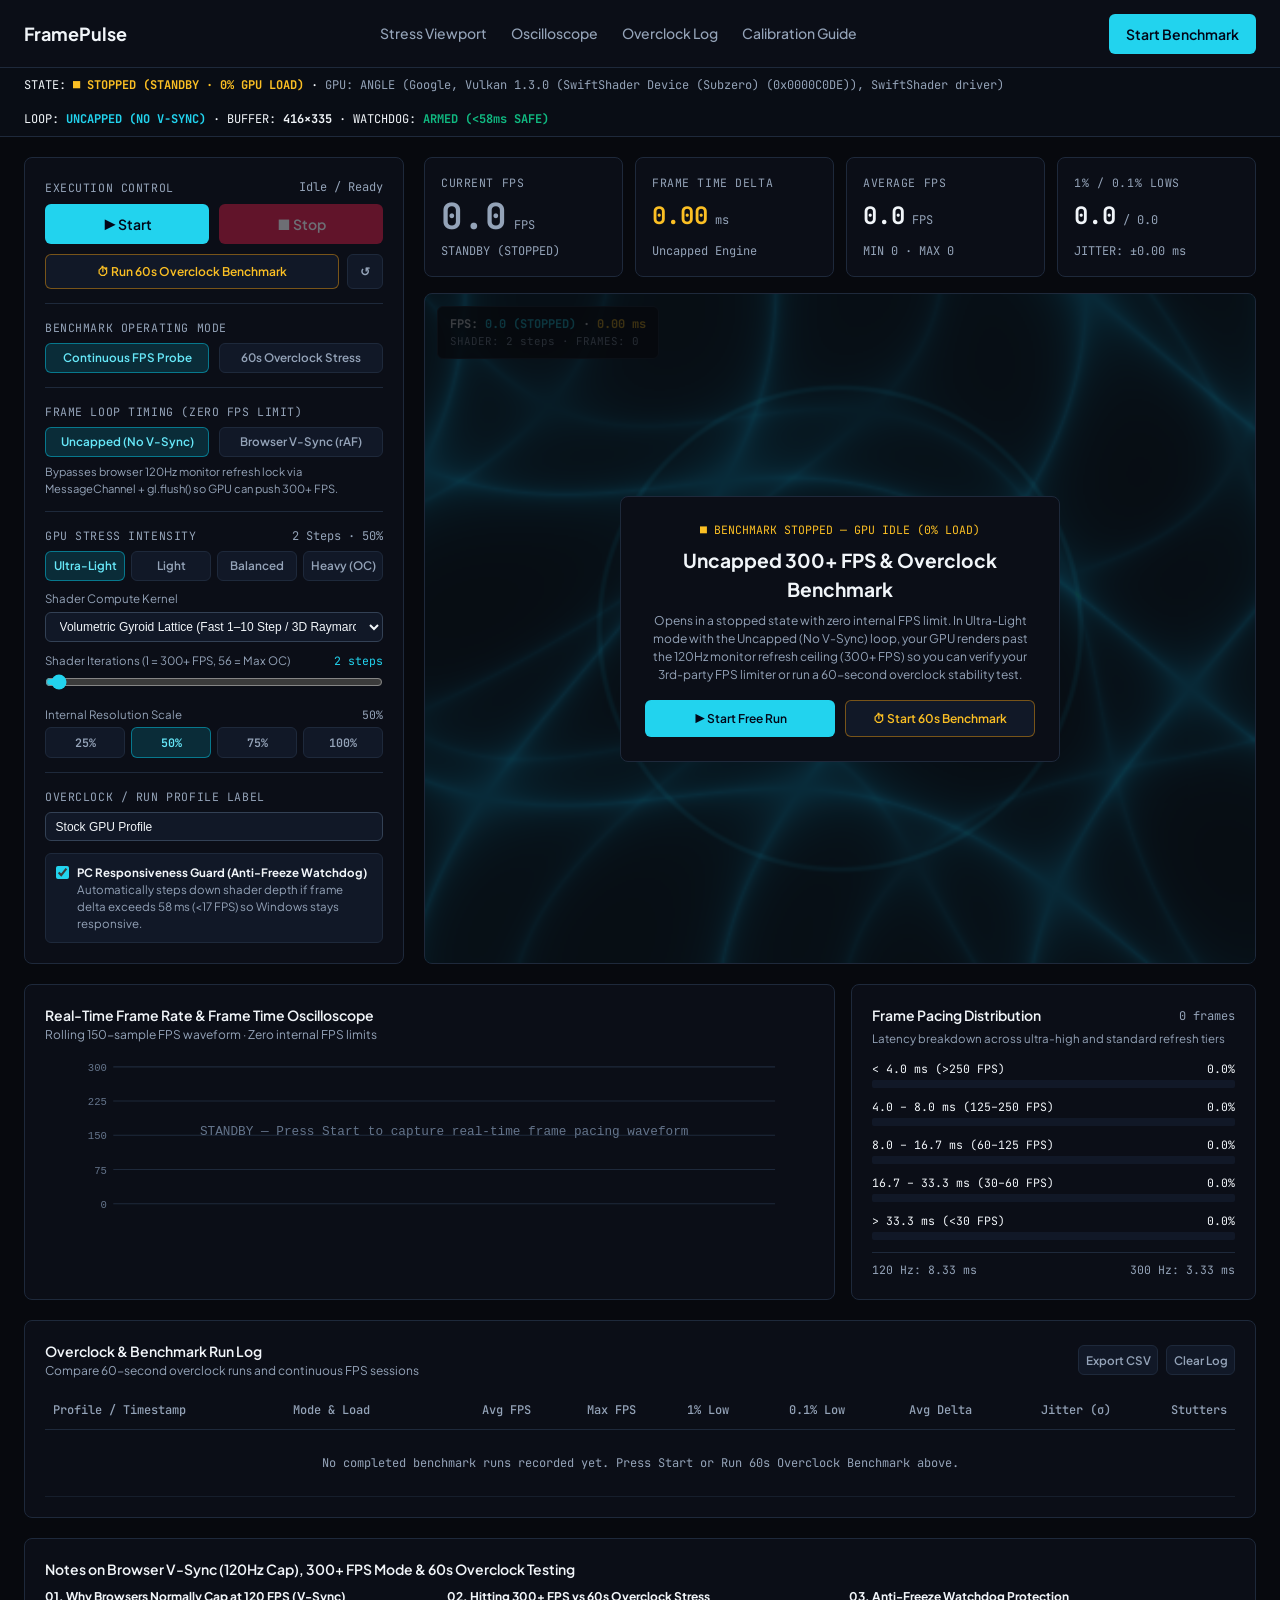
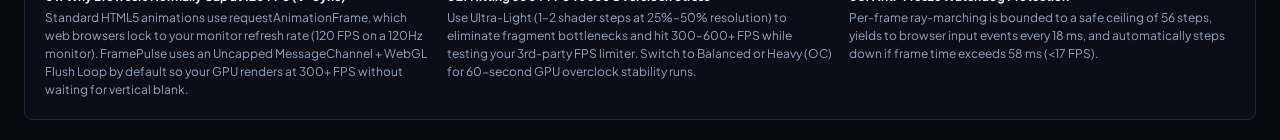
<file: FramePulse-Standalone.html>
<!doctype html>
<html lang="en" class="dark">
<head>
  <meta charset="UTF-8" />
  <meta name="viewport" content="width=device-width, initial-scale=1.0" />
  <title>FramePulse — Standalone HTML5 WebGL2 GPU & FPS Benchmark</title>
  <link rel="preconnect" href="https://fonts.googleapis.com" />
  <link rel="preconnect" href="https://fonts.gstatic.com" crossorigin />
  <link href="https://fonts.googleapis.com/css2?family=JetBrains+Mono:wght@400;500;600;700&family=Plus+Jakarta+Sans:wght@400;500;600;700&display=swap" rel="stylesheet" />
  <style>
    :root {
      --bg-canvas: #07090E;
      --bg-panel: #0B0E17;
      --bg-surface: #111827;
      --border: #1E293B;
      --border-light: #334155;
      --text-main: #F1F5F9;
      --text-muted: #94A3B8;
      --text-dim: #64748B;
      --cyan: #06B6D4;
      --cyan-light: #22D3EE;
      --amber: #F59E0B;
      --amber-light: #FBBF24;
      --emerald: #10B981;
      --rose: #E11D48;
      --font-sans: "Plus Jakarta Sans", -apple-system, BlinkMacSystemFont, "Segoe UI", Roboto, sans-serif;
      --font-mono: "JetBrains Mono", Consolas, "Courier New", monospace;
    }
    * { box-sizing: border-box; margin: 0; padding: 0; }
    body {
      background-color: var(--bg-canvas);
      color: var(--text-main);
      font-family: var(--font-sans);
      line-height: 1.5;
      min-height: 100vh;
      display: flex;
      flex-direction: column;
      -webkit-font-smoothing: antialiased;
    }
    .mono { font-family: var(--font-mono); font-variant-numeric: tabular-nums; }
    .topbar {
      display: flex;
      align-items: center;
      justify-content: space-between;
      gap: 2rem;
      padding: 0.85rem 1.5rem;
      background: var(--bg-panel);
      border-bottom: 1px solid var(--border);
    }
    .brand {
      font-size: 1.125rem;
      font-weight: 700;
      color: var(--text-main);
      text-decoration: none;
      white-space: nowrap;
    }
    .nav-links {
      display: flex;
      align-items: center;
      gap: 1.5rem;
    }
    .nav-links a {
      color: var(--text-muted);
      text-decoration: none;
      font-size: 0.875rem;
      font-weight: 500;
      white-space: nowrap;
    }
    .nav-links a:hover { color: var(--text-main); }
    .ribbon {
      background: rgba(11, 14, 23, 0.8);
      border-bottom: 1px solid var(--border);
      padding: 0.5rem 1.5rem;
      display: flex;
      flex-wrap: wrap;
      align-items: center;
      justify-content: space-between;
      gap: 1rem;
      font-size: 0.75rem;
    }
    .container {
      max-width: 1440px;
      width: 100%;
      margin: 0 auto;
      padding: 1.25rem 1.5rem;
      display: flex;
      flex-direction: column;
      gap: 1.25rem;
    }
    .split-grid {
      display: grid;
      grid-template-columns: 380px 1fr;
      gap: 1.25rem;
      align-items: stretch;
    }
    @media (max-width: 1024px) {
      .split-grid { grid-template-columns: 1fr; }
      .nav-links { display: none; }
    }
    .panel {
      background: var(--bg-panel);
      border: 1px solid var(--border);
      border-radius: 0.5rem;
      padding: 1.25rem;
    }
    .section-divider {
      border-top: 1px solid var(--border);
      padding-top: 0.9rem;
      margin-top: 0.9rem;
    }
    .label-caps {
      font-family: var(--font-mono);
      font-size: 0.72rem;
      text-transform: uppercase;
      letter-spacing: 0.05em;
      color: var(--text-muted);
      display: block;
      margin-bottom: 0.45rem;
    }
    .btn-row { display: grid; grid-template-columns: 1fr 1fr; gap: 0.625rem; }
    button {
      font-family: var(--font-sans);
      cursor: pointer;
      border-radius: 0.375rem;
      transition: all 0.15s ease;
      font-weight: 600;
      border: 1px solid transparent;
    }
    button:disabled {
      opacity: 0.4;
      cursor: not-allowed;
    }
    .btn-start {
      background: var(--cyan-light);
      color: #020617;
      padding: 0.625rem 1rem;
      font-size: 0.875rem;
    }
    .btn-start:hover:not(:disabled) { background: #67E8F9; }
    .btn-stop {
      background: var(--rose);
      color: #FFFFFF;
      padding: 0.625rem 1rem;
      font-size: 0.875rem;
    }
    .btn-stop:hover:not(:disabled) { background: #F43F5E; }
    .btn-60s {
      background: var(--bg-surface);
      color: var(--amber-light);
      border-color: rgba(245, 158, 11, 0.45);
      padding: 0.55rem 0.75rem;
      font-size: 0.75rem;
      width: 100%;
    }
    .btn-60s:hover { background: #1E293B; }
    .btn-choice {
      background: var(--bg-surface);
      color: var(--text-muted);
      border-color: var(--border);
      padding: 0.4rem 0.4rem;
      font-size: 0.73rem;
      white-space: nowrap;
    }
    .btn-choice:hover { color: var(--text-main); border-color: var(--border-light); }
    .btn-choice.active {
      background: rgba(6, 182, 212, 0.18);
      color: #67E8F9;
      border-color: rgba(6, 182, 212, 0.55);
    }
    .btn-choice.active-amber {
      background: rgba(245, 158, 11, 0.18);
      color: #FCD34D;
      border-color: rgba(245, 158, 11, 0.55);
    }
    .preset-grid { display: grid; grid-template-columns: repeat(4, 1fr); gap: 0.375rem; margin-bottom: 0.5rem; }
    .scale-grid { display: grid; grid-template-columns: repeat(4, 1fr); gap: 0.375rem; }
    input[type="text"], input[type="number"], select {
      background: var(--bg-surface);
      border: 1px solid var(--border-light);
      color: var(--text-main);
      border-radius: 0.375rem;
      padding: 0.4rem 0.6rem;
      font-size: 0.75rem;
      width: 100%;
    }
    input[type="range"] { width: 100%; accent-color: var(--cyan-light); cursor: pointer; }
    .kpi-grid {
      display: grid;
      grid-template-columns: repeat(4, 1fr);
      gap: 0.75rem;
    }
    @media (max-width: 768px) {
      .kpi-grid { grid-template-columns: repeat(2, 1fr); }
    }
    .kpi-card {
      background: var(--bg-panel);
      border: 1px solid var(--border);
      border-radius: 0.5rem;
      padding: 1rem;
      display: flex;
      flex-direction: column;
      justify-content: space-between;
    }
    .kpi-val-lg { font-size: 2.25rem; font-weight: 700; line-height: 1.1; }
    .kpi-val-md { font-size: 1.5rem; font-weight: 700; line-height: 1.2; }
    .viewport-wrap {
      position: relative;
      flex: 1;
      min-height: 410px;
      background: #05070B;
      border: 1px solid var(--border);
      border-radius: 0.5rem;
      overflow: hidden;
      display: flex;
      align-items: center;
      justify-content: center;
    }
    canvas#glCanvas { width: 100%; height: 100%; display: block; object-fit: cover; }
    .hud-tl {
      position: absolute;
      top: 0.75rem;
      left: 0.75rem;
      background: rgba(7, 9, 14, 0.86);
      border: 1px solid var(--border);
      border-radius: 0.375rem;
      padding: 0.5rem 0.75rem;
      font-size: 0.75rem;
      pointer-events: none;
    }
    .standby-overlay {
      position: absolute;
      inset: 0;
      background: rgba(7, 9, 14, 0.78);
      display: flex;
      align-items: center;
      justify-content: center;
      padding: 1.5rem;
    }
    .standby-card {
      max-width: 440px;
      width: 100%;
      background: var(--bg-panel);
      border: 1px solid var(--border);
      border-radius: 0.5rem;
      padding: 1.5rem;
      text-align: center;
    }
    .charts-grid {
      display: grid;
      grid-template-columns: 2fr 1fr;
      gap: 1rem;
    }
    @media (max-width: 1024px) {
      .charts-grid { grid-template-columns: 1fr; }
    }
    .progress-track {
      width: 100%;
      height: 0.5rem;
      background: var(--bg-surface);
      border-radius: 2px;
      overflow: hidden;
    }
    .progress-fill { height: 100%; transition: width 0.12s linear; }
    table { width: 100%; border-collapse: collapse; font-size: 0.75rem; }
    th {
      text-align: left;
      padding: 0.6rem 0.5rem;
      border-bottom: 1px solid var(--border);
      color: var(--text-muted);
      font-weight: 500;
    }
    td {
      padding: 0.6rem 0.5rem;
      border-bottom: 1px solid rgba(30, 41, 59, 0.6);
    }
    .text-right { text-align: right; }
    .text-cyan { color: var(--cyan-light); }
    .text-amber { color: var(--amber-light); }
    .text-emerald { color: var(--emerald); }
    .text-rose { color: #FB7185; }
    .text-muted { color: var(--text-muted); }
    .hidden { display: none !important; }
  </style>
</head>
<body>
  <header class="topbar">
    <a href="#viewport" class="brand">FramePulse</a>
    <nav class="nav-links">
      <a href="#viewport">Stress Viewport</a>
      <a href="#oscilloscope">Oscilloscope</a>
      <a href="#run-log">Overclock Log</a>
      <a href="#calibration-guide">Calibration Guide</a>
    </nav>
    <div>
      <button id="topToggleBtn" class="btn-start" type="button">Start Benchmark</button>
    </div>
  </header>

  <div class="ribbon mono">
    <div>
      <span>STATE: </span>
      <strong id="stateLabel" class="text-amber">■ STOPPED (STANDBY · 0% GPU LOAD)</strong>
      <span> · </span>
      <span id="gpuNameLabel" class="text-muted">GPU: Detecting WebGL2 Adapter...</span>
    </div>
    <div>
      <span>LOOP: <strong id="loopHeaderLabel" class="text-cyan">UNCAPPED (NO V-SYNC)</strong></span>
      <span> · </span>
      <span>BUFFER: <strong id="resLabel">640×360</strong></span>
      <span> · </span>
      <span>WATCHDOG: <strong id="watchdogStatusLabel" class="text-emerald">ARMED (&lt;58ms SAFE)</strong></span>
    </div>
  </div>

  <main class="container">
    <section id="viewport" class="split-grid">
      <!-- Left Parameter & Execution Column -->
      <div class="panel" style="display:flex;flex-direction:column;justify-content:space-between;">
        <div>
          <div style="display:flex;justify-content:space-between;align-items:center;margin-bottom:0.5rem;">
            <span class="label-caps" style="margin:0;">Execution Control</span>
            <span id="elapsedHeaderLabel" class="mono text-muted" style="font-size:0.75rem;">Idle / Ready</span>
          </div>

          <div class="btn-row">
            <button id="btnStart" type="button" class="btn-start">▶ Start</button>
            <button id="btnStop" type="button" class="btn-stop" disabled>■ Stop</button>
          </div>

          <div style="display:flex;gap:0.5rem;margin-top:0.625rem;">
            <button id="btnRun60s" type="button" class="btn-60s">⏱ Run 60s Overclock Benchmark</button>
            <button id="btnReset" type="button" class="btn-choice" title="Reset counters" style="padding:0.5rem 0.75rem;">↺</button>
          </div>

          <!-- Operating Mode -->
          <div class="section-divider">
            <span class="label-caps">Benchmark Operating Mode</span>
            <div class="btn-row">
              <button id="modeFreeBtn" type="button" class="btn-choice active">Continuous FPS Probe</button>
              <button id="mode60sBtn" type="button" class="btn-choice">60s Overclock Stress</button>
            </div>
          </div>

          <!-- Frame Loop Timing Engine (Uncapped vs V-Sync) -->
          <div class="section-divider">
            <span class="label-caps">Frame Loop Timing (Zero FPS Limit)</span>
            <div class="btn-row">
              <button id="loopUncappedBtn" type="button" class="btn-choice active">Uncapped (No V-Sync)</button>
              <button id="loopVsyncBtn" type="button" class="btn-choice">Browser V-Sync (rAF)</button>
            </div>
            <p id="loopDescText" class="text-muted" style="font-size:0.7rem;margin-top:0.4rem;">
              Bypasses browser 120Hz monitor refresh lock via MessageChannel + gl.flush() so GPU can push 300+ FPS.
            </p>
          </div>

          <!-- GPU Workload Intensity -->
          <div class="section-divider">
            <div style="display:flex;justify-content:space-between;align-items:center;margin-bottom:0.4rem;">
              <span class="label-caps" style="margin:0;">GPU Stress Intensity</span>
              <span id="workloadSummary" class="mono text-muted" style="font-size:0.75rem;">2 Steps · 50%</span>
            </div>
            <div class="preset-grid" id="presetButtonsContainer">
              <button type="button" data-preset="ultralight" class="btn-choice active">Ultra-Light</button>
              <button type="button" data-preset="light" class="btn-choice">Light</button>
              <button type="button" data-preset="balanced" class="btn-choice">Balanced</button>
              <button type="button" data-preset="heavy" class="btn-choice">Heavy (OC)</button>
            </div>
            <div style="margin-top:0.6rem;">
              <label class="text-muted" style="font-size:0.72rem;display:block;margin-bottom:0.25rem;">Shader Compute Kernel</label>
              <select id="sceneSelect">
                <option value="0">Volumetric Gyroid Lattice (Fast 1–10 Step / 3D Raymarch)</option>
                <option value="1">Trigonometric Plasma Manifold (Heavy ALU)</option>
                <option value="2">Infinite Prism Matrix (Distance Field)</option>
              </select>
            </div>
            <div style="margin-top:0.6rem;">
              <div style="display:flex;justify-content:space-between;font-size:0.72rem;margin-bottom:0.2rem;">
                <span class="text-muted">Shader Iterations (1 = 300+ FPS, 56 = Max OC)</span>
                <span id="stepsValueLabel" class="mono text-cyan">2 steps</span>
              </div>
              <input id="stepsSlider" type="range" min="1" max="56" step="1" value="2" />
            </div>
            <div style="margin-top:0.6rem;">
              <div style="display:flex;justify-content:space-between;font-size:0.72rem;margin-bottom:0.25rem;">
                <span class="text-muted">Internal Resolution Scale</span>
                <span id="scaleValueLabel" class="mono text-muted">50%</span>
              </div>
              <div class="scale-grid" id="scaleButtonsContainer">
                <button type="button" data-scale="0.25" class="btn-choice mono">25%</button>
                <button type="button" data-scale="0.5" class="btn-choice mono active">50%</button>
                <button type="button" data-scale="0.75" class="btn-choice mono">75%</button>
                <button type="button" data-scale="1" class="btn-choice mono">100%</button>
              </div>
            </div>
          </div>

          <!-- Overclock Profile Label & Watchdog -->
          <div class="section-divider">
            <span class="label-caps">Overclock / Run Profile Label</span>
            <input id="profileInput" type="text" value="Stock GPU Profile" placeholder="e.g. +150 MHz Core / +500 MHz VRAM" />
            <label style="display:flex;align-items:flex-start;gap:0.5rem;margin-top:0.75rem;padding:0.6rem;background:var(--bg-surface);border:1px solid var(--border);border-radius:0.375rem;cursor:pointer;font-size:0.72rem;">
              <input id="watchdogCheckbox" type="checkbox" checked style="margin-top:0.15rem;accent-color:var(--cyan-light);" />
              <span>
                <strong style="color:var(--text-main);display:block;">PC Responsiveness Guard (Anti-Freeze Watchdog)</strong>
                <span class="text-muted">Automatically steps down shader depth if frame delta exceeds 58 ms (&lt;17 FPS) so Windows stays responsive.</span>
              </span>
            </label>
          </div>
        </div>
      </div>

      <!-- Right Column: KPI Strip + WebGL2 Stress Viewport -->
      <div style="display:flex;flex-direction:column;gap:1rem;">
        <div class="kpi-grid">
          <div class="kpi-card">
            <span class="label-caps" style="margin:0;">CURRENT FPS</span>
            <div style="margin-top:0.35rem;">
              <span id="kpiCurrentFps" class="mono kpi-val-lg text-muted">0.0</span>
              <span class="mono text-muted" style="font-size:0.75rem;margin-left:0.25rem;">FPS</span>
            </div>
            <div id="kpiInstantFps" class="mono text-muted" style="font-size:0.75rem;margin-top:0.35rem;">STANDBY (STOPPED)</div>
          </div>

          <div class="kpi-card">
            <span class="label-caps" style="margin:0;">FRAME TIME DELTA</span>
            <div style="margin-top:0.35rem;">
              <span id="kpiFrameTimeMs" class="mono kpi-val-md text-amber">0.00</span>
              <span class="mono text-muted" style="font-size:0.75rem;margin-left:0.25rem;">ms</span>
            </div>
            <div id="kpiLoopMode" class="mono text-muted" style="font-size:0.75rem;margin-top:0.35rem;">Uncapped Engine</div>
          </div>

          <div class="kpi-card">
            <span class="label-caps" style="margin:0;">AVERAGE FPS</span>
            <div style="margin-top:0.35rem;">
              <span id="kpiAvgFps" class="mono kpi-val-md">0.0</span>
              <span class="mono text-muted" style="font-size:0.75rem;margin-left:0.25rem;">FPS</span>
            </div>
            <div id="kpiMinMax" class="mono text-muted" style="font-size:0.75rem;margin-top:0.35rem;">MIN 0 · MAX 0</div>
          </div>

          <div class="kpi-card">
            <span class="label-caps" style="margin:0;">1% / 0.1% LOWS</span>
            <div style="margin-top:0.35rem;">
              <span id="kpiLow1" class="mono kpi-val-md">0.0</span>
              <span id="kpiLow01" class="mono text-muted" style="font-size:0.75rem;margin-left:0.25rem;">/ 0.0</span>
            </div>
            <div id="kpiJitter" class="mono text-muted" style="font-size:0.75rem;margin-top:0.35rem;">JITTER: ±0.00 ms</div>
          </div>
        </div>

        <!-- 60s Benchmark Progress Bar -->
        <div id="bar60sWrap" class="panel hidden" style="padding:0.75rem 1rem;">
          <div class="mono" style="display:flex;justify-content:space-between;font-size:0.75rem;margin-bottom:0.4rem;">
            <span class="text-amber" style="font-weight:600;">60-SECOND OVERCLOCK STABILITY PASS</span>
            <span id="bar60sText">0.0s / 60.0s (60.0s remaining)</span>
          </div>
          <div class="progress-track">
            <div id="bar60sFill" class="progress-fill" style="width:0%;background:var(--amber);"></div>
          </div>
        </div>

        <!-- WebGL2 Canvas Viewport -->
        <div id="viewportContainer" class="viewport-wrap">
          <canvas id="glCanvas"></canvas>
          <div class="hud-tl mono">
            <div><strong>FPS: <span id="hudFps" class="text-cyan">0.0 (STOPPED)</span> · <span id="hudMs" class="text-amber">0.00 ms</span></strong></div>
            <div id="hudSub" class="text-muted" style="font-size:0.68rem;">SHADER: 2 steps · FRAMES: 0</div>
          </div>

          <div id="standbyOverlay" class="standby-overlay">
            <div class="standby-card">
              <div class="mono text-amber" style="font-size:0.72rem;margin-bottom:0.5rem;">■ BENCHMARK STOPPED — GPU IDLE (0% LOAD)</div>
              <h2 style="font-size:1.2rem;margin-bottom:0.5rem;">Uncapped 300+ FPS & Overclock Benchmark</h2>
              <p class="text-muted" style="font-size:0.75rem;margin-bottom:1rem;">
                Opens in a stopped state with zero internal FPS limit. In Ultra-Light mode with the Uncapped (No V-Sync) loop, your GPU renders past the 120Hz monitor refresh ceiling (300+ FPS) so you can verify your 3rd-party FPS limiter or run a 60-second overclock stability test.
              </p>
              <div class="btn-row">
                <button id="overlayStartFreeBtn" type="button" class="btn-start" style="font-size:0.75rem;">▶ Start Free Run</button>
                <button id="overlayStart60sBtn" type="button" class="btn-60s">⏱ Start 60s Benchmark</button>
              </div>
            </div>
          </div>
        </div>
      </div>
    </section>

    <!-- Oscilloscope & Frame Distribution Histogram -->
    <section id="oscilloscope" class="charts-grid">
      <div class="panel">
        <div style="display:flex;justify-content:space-between;align-items:center;margin-bottom:0.5rem;">
          <div>
            <h3 style="font-size:0.875rem;font-weight:600;">Real-Time Frame Rate & Frame Time Oscilloscope</h3>
            <p class="text-muted" style="font-size:0.75rem;">Rolling 150-sample FPS waveform · Zero internal FPS limits</p>
          </div>
        </div>
        <svg id="oscSvg" viewBox="0 0 680 165" style="width:100%;height:175px;display:block;"></svg>
      </div>

      <div class="panel" style="display:flex;flex-direction:column;justify-content:space-between;">
        <div>
          <div style="display:flex;justify-content:space-between;align-items:center;margin-bottom:0.25rem;">
            <h3 style="font-size:0.875rem;font-weight:600;">Frame Pacing Distribution</h3>
            <span id="totalFramesLabel" class="mono text-muted" style="font-size:0.75rem;">0 frames</span>
          </div>
          <p class="text-muted" style="font-size:0.72rem;margin-bottom:0.75rem;">Latency breakdown across ultra-high and standard refresh tiers</p>
          <div id="bucketsContainer" style="display:flex;flex-direction:column;gap:0.6rem;"></div>
        </div>
        <div class="mono text-muted" style="font-size:0.72rem;border-top:1px solid var(--border);padding-top:0.5rem;margin-top:0.75rem;display:flex;justify-content:space-between;">
          <span>120 Hz: 8.33 ms</span>
          <span>300 Hz: 3.33 ms</span>
        </div>
      </div>
    </section>

    <!-- Overclock & Benchmark Run Log -->
    <section id="run-log" class="panel">
      <div style="display:flex;flex-wrap:wrap;justify-content:space-between;align-items:center;gap:0.75rem;margin-bottom:0.75rem;">
        <div>
          <h3 style="font-size:0.875rem;font-weight:600;">Overclock & Benchmark Run Log</h3>
          <p class="text-muted" style="font-size:0.75rem;">Compare 60-second overclock runs and continuous FPS sessions</p>
        </div>
        <div style="display:flex;gap:0.5rem;">
          <button id="btnExportCsv" type="button" class="btn-choice">Export CSV</button>
          <button id="btnClearLog" type="button" class="btn-choice">Clear Log</button>
        </div>
      </div>
      <div style="overflow-x:auto;">
        <table>
          <thead>
            <tr class="mono">
              <th>Profile / Timestamp</th>
              <th>Mode & Load</th>
              <th class="text-right">Avg FPS</th>
              <th class="text-right">Max FPS</th>
              <th class="text-right">1% Low</th>
              <th class="text-right">0.1% Low</th>
              <th class="text-right">Avg Delta</th>
              <th class="text-right">Jitter (σ)</th>
              <th class="text-right">Stutters</th>
            </tr>
          </thead>
          <tbody id="runLogBody" class="mono">
            <tr><td colspan="9" class="text-muted" style="text-align:center;padding:1.5rem;">No completed benchmark runs recorded yet. Press Start or Run 60s Overclock Benchmark above.</td></tr>
          </tbody>
        </table>
      </div>
    </section>

    <!-- Calibration Guide -->
    <section id="calibration-guide" class="panel">
      <h3 style="font-size:0.875rem;font-weight:600;margin-bottom:0.5rem;">Notes on Browser V-Sync (120Hz Cap), 300+ FPS Mode & 60s Overclock Testing</h3>
      <div style="display:grid;grid-template-columns:repeat(auto-fit,minmax(260px,1fr));gap:1rem;font-size:0.75rem;" class="text-muted">
        <div>
          <strong style="color:var(--text-main);display:block;margin-bottom:0.2rem;">01. Why Browsers Normally Cap at 120 FPS (V-Sync)</strong>
          Standard HTML5 animations use requestAnimationFrame, which web browsers lock to your monitor refresh rate (120 FPS on a 120Hz monitor). FramePulse uses an Uncapped MessageChannel + WebGL Flush Loop by default so your GPU renders at 300+ FPS without waiting for vertical blank.
        </div>
        <div>
          <strong style="color:var(--text-main);display:block;margin-bottom:0.2rem;">02. Hitting 300+ FPS vs 60s Overclock Stress</strong>
          Use Ultra-Light (1–2 shader steps at 25%–50% resolution) to eliminate fragment bottlenecks and hit 300–600+ FPS while testing your 3rd-party FPS limiter. Switch to Balanced or Heavy (OC) for 60-second GPU overclock stability runs.
        </div>
        <div>
          <strong style="color:var(--text-main);display:block;margin-bottom:0.2rem;">03. Anti-Freeze Watchdog Protection</strong>
          Per-frame ray-marching is bounded to a safe ceiling of 56 steps, yields to browser input events every 18 ms, and automatically steps down if frame time exceeds 58 ms (&lt;17 FPS).
        </div>
      </div>
    </section>
  </main>

  <script>
    (function() {
      var status = 'stopped';
      var config = {
        mode: 'free_run',
        loopEngine: 'uncapped',
        preset: 'ultralight',
        scene: 0,
        shaderIterations: 2,
        resolutionScale: 0.5,
        watchdogEnabled: true,
        clockProfileLabel: 'Stock GPU Profile'
      };

      var rafId = null;
      var timeoutId = null;
      var msgChannel = null;
      var startTimeMs = 0;
      var lastFrameMs = 0;
      var lastUiSyncMs = 0;
      var lastYieldMs = 0;
      var allDeltas = [];
      var recentDeltas = [];
      var buckets = { under4: 0, ms4to8: 0, ms8to16: 0, ms16to33: 0, over33: 0 };
      var stutterCount = 0;
      var effectiveSteps = 2;
      var consecutiveSlow = 0;
      var watchdogTriggers = 0;
      var watchdogActive = false;
      var history = [];
      var runRecords = [];

      var canvas = document.getElementById('glCanvas');
      var container = document.getElementById('viewportContainer');
      var glAttribs = { alpha: false, antialias: false, depth: false, stencil: false, desynchronized: true, powerPreference: 'high-performance' };
      var gl = canvas.getContext('webgl2', glAttribs) || canvas.getContext('webgl', glAttribs);

      var vsSource = 'attribute vec2 a_pos; void main(){ gl_Position = vec4(a_pos, 0.0, 1.0); }';
      var fsSource = [
        'precision highp float;',
        'uniform vec2 u_res;',
        'uniform float u_time;',
        'uniform int u_iter;',
        'uniform int u_scene;',
        'mat2 rot(float a){ float s=sin(a), c=cos(a); return mat2(c,-s,s,c); }',
        'float mapLattice(vec3 p, float t){',
        '  vec3 q=p; q.xy*=rot(t*0.15); q.yz*=rot(t*0.11);',
        '  float g=abs(dot(sin(q*2.4),cos(q.zxy*2.4)))/2.4;',
        '  float b=length(max(abs(fract(q*0.5)-0.5)-0.16,0.0));',
        '  return mix(g-0.08,b,0.35);',
        '}',
        'float mapMatrix(vec3 p, float t){',
        '  vec3 q=p; q.xz*=rot(t*0.12);',
        '  vec3 id=floor(q*1.25); vec3 l=fract(q*1.25)-0.5;',
        '  float w=sin(id.x*1.7+id.z*1.3+t*2.2)*0.12;',
        '  vec3 b=abs(l)-vec3(0.22+w*0.3,0.28,0.22-w*0.3);',
        '  return (length(max(b,0.0))+min(max(b.x,max(b.y,b.z)),0.0))/1.25;',
        '}',
        'void main(){',
        '  vec2 uv=(gl_FragCoord.xy-0.5*u_res)/min(u_res.y,u_res.x);',
        '  float t=u_time;',
        '  if(u_iter<=10){',
        '    vec3 col=vec3(0.03,0.05,0.09); vec2 p=uv*2.4;',
        '    for(int i=0;i<10;i++){',
        '      if(i>=u_iter) break;',
        '      float fi=float(i)+1.0;',
        '      p=vec2(p.x*0.939-p.y*0.342+sin(t*1.4+p.y*1.8)*0.25, p.x*0.342+p.y*0.939+cos(t*1.1+p.x*1.8)*0.25);',
        '      float w=abs(sin(p.x*3.0+t)*cos(p.y*3.0-t));',
        '      vec3 tint=(u_scene==0)?vec3(0.04,0.72,0.92):(u_scene==1)?vec3(0.25,0.55,0.98):vec3(0.95,0.62,0.12);',
        '      col+=tint*(0.045/(0.06+w*0.8))/fi;',
        '    }',
        '    float ring=smoothstep(0.006,0.001,abs(length(uv)-0.36));',
        '    col+=vec3(0.06,0.78,0.92)*ring*0.25;',
        '    gl_FragColor=vec4(clamp(col,0.0,1.0),1.0); return;',
        '  }',
        '  if(u_scene==1){',
        '    vec3 col=vec3(0.0); vec2 p=uv*2.2; float amp=0.65, freq=1.8;',
        '    for(int i=0;i<60;i++){',
        '      if(i>=u_iter) break;',
        '      float fi=float(i);',
        '      p+=vec2(sin(p.y*freq+t*1.1+fi*0.37),cos(p.x*freq-t*0.9+fi*0.53))*(amp/freq);',
        '      float h=sin(dot(p,vec2(cos(fi*0.4),sin(fi*0.4)))*2.5+t);',
        '      vec3 lc=0.5+0.5*cos(vec3(0.15,0.45,0.85)*fi*0.25+h+vec3(0.0,1.8,3.6));',
        '      col+=lc*exp(-abs(h)*1.6); freq*=1.035; amp*=0.965;',
        '    }',
        '    col/=max(float(u_iter)*0.32,1.0);',
        '    gl_FragColor=vec4(pow(clamp(col,0.0,1.0),vec3(0.92)),1.0); return;',
        '  }',
        '  vec3 ro=vec3(0.0,0.0,-3.2+sin(t*0.4)*0.3);',
        '  vec3 rd=normalize(vec3(uv,1.15)); rd.xy*=rot(sin(t*0.2)*0.15);',
        '  float td=0.0, hit=0.0; vec3 glow=vec3(0.0);',
        '  for(int i=0;i<60;i++){',
        '    if(i>=u_iter) break;',
        '    vec3 p=ro+rd*td;',
        '    float d=(u_scene==0)?mapLattice(p,t):mapMatrix(p,t);',
        '    vec3 st=(u_scene==0)?vec3(0.03,0.68,0.88)+0.25*cos(vec3(1.0,2.0,3.0)+p.z*0.8+t):vec3(0.18,0.55,0.95)+0.25*sin(vec3(2.5,1.2,0.4)+p.y*1.1-t);',
        '    glow+=st*(0.014/(0.025+d*d*4.5));',
        '    if(abs(d)<0.0025){ hit=1.0-float(i)/float(u_iter); break; }',
        '    td+=max(abs(d)*0.62,0.018); if(td>14.0) break;',
        '  }',
        '  vec3 col=mix(vec3(0.03,0.05,0.09),vec3(0.08,0.55,0.82),hit)+glow*0.55;',
        '  col=col/(1.0+col*0.45);',
        '  gl_FragColor=vec4(pow(clamp(col,0.0,1.0),vec3(0.9)),1.0);',
        '}'
      ].join('\n');

      var uRes = null, uTime = null, uIter = null, uScene = null;
      if (gl) {
        var dbg = gl.getExtension('WEBGL_debug_renderer_info');
        var gpuStr = dbg ? gl.getParameter(dbg.UNMASKED_RENDERER_WEBGL) : gl.getParameter(gl.RENDERER);
        document.getElementById('gpuNameLabel').textContent = 'GPU: ' + (gpuStr || 'WebGL Hardware Adapter');

        function compile(type, src) {
          var s = gl.createShader(type); gl.shaderSource(s, src); gl.compileShader(s); return s;
        }
        var prog = gl.createProgram();
        gl.attachShader(prog, compile(gl.VERTEX_SHADER, vsSource));
        gl.attachShader(prog, compile(gl.FRAGMENT_SHADER, fsSource));
        gl.linkProgram(prog); gl.useProgram(prog);

        var buf = gl.createBuffer();
        gl.bindBuffer(gl.ARRAY_BUFFER, buf);
        gl.bufferData(gl.ARRAY_BUFFER, new Float32Array([-1,-1, 1,-1, -1,1, -1,1, 1,-1, 1,1]), gl.STATIC_DRAW);
        var loc = gl.getAttribLocation(prog, 'a_pos');
        gl.enableVertexAttribArray(loc);
        gl.vertexAttribPointer(loc, 2, gl.FLOAT, false, 0, 0);

        uRes = gl.getUniformLocation(prog, 'u_res');
        uTime = gl.getUniformLocation(prog, 'u_time');
        uIter = gl.getUniformLocation(prog, 'u_iter');
        uScene = gl.getUniformLocation(prog, 'u_scene');
      }

      function resizeCanvas() {
        var r = container.getBoundingClientRect();
        var w = Math.max(200, Math.floor((r.width || 900) * config.resolutionScale));
        var h = Math.max(120, Math.floor((r.height || 410) * config.resolutionScale));
        canvas.width = w; canvas.height = h;
        if (gl) gl.viewport(0, 0, w, h);
        document.getElementById('resLabel').textContent = w + '×' + h;
        if (status !== 'running') drawFrame(2.4, Math.min(4, config.shaderIterations));
      }

      function drawFrame(tSec, iterCount) {
        if (!gl) return;
        gl.uniform2f(uRes, canvas.width, canvas.height);
        gl.uniform1f(uTime, tSec);
        gl.uniform1i(uIter, Math.max(1, Math.min(56, iterCount)));
        gl.uniform1i(uScene, config.scene);
        gl.drawArrays(gl.TRIANGLES, 0, 6);
        gl.flush();
      }

      window.addEventListener('resize', resizeCanvas);
      resizeCanvas();

      function stopLoopHandles() {
        if (rafId !== null) { cancelAnimationFrame(rafId); rafId = null; }
        if (timeoutId !== null) { clearTimeout(timeoutId); timeoutId = null; }
        if (msgChannel) {
          msgChannel.port1.onmessage = null;
          msgChannel.port1.close();
          msgChannel.port2.close();
          msgChannel = null;
        }
      }

      function computeStats() {
        if (allDeltas.length === 0) {
          return { curFps: 0, instFps: 0, ms: 0, avgFps: 0, minFps: 0, maxFps: 0, low1: 0, low01: 0, jitter: 0 };
        }
        var lastD = allDeltas[allDeltas.length - 1];
        var instFps = lastD > 0 ? 1000 / lastD : 0;
        var rSum = 0;
        for (var i = 0; i < recentDeltas.length; i++) rSum += recentDeltas[i];
        var rAvg = rSum / recentDeltas.length;
        var curFps = rAvg > 0 ? 1000 / rAvg : 0;

        var vSum = 0;
        for (var j = 0; j < recentDeltas.length; j++) {
          var d = recentDeltas[j] - rAvg; vSum += d * d;
        }
        var jitter = recentDeltas.length > 1 ? Math.sqrt(vSum / recentDeltas.length) : 0;

        var totMs = 0, minD = Infinity, maxD = 0;
        for (var k = 0; k < allDeltas.length; k++) {
          var dk = allDeltas[k]; totMs += dk;
          if (dk < minD) minD = dk;
          if (dk > maxD) maxD = dk;
        }
        var avgMs = totMs / allDeltas.length;
        var avgFps = avgMs > 0 ? 1000 / avgMs : 0;
        var pool = allDeltas.length > 4000 ? allDeltas.slice(-4000) : allDeltas;
        var sorted = pool.slice().sort(function(a, b) { return b - a; });
        var c1 = Math.max(1, Math.ceil(sorted.length * 0.01));
        var c01 = Math.max(1, Math.ceil(sorted.length * 0.001));
        var s1 = 0, s01 = 0;
        for (var m = 0; m < c1; m++) s1 += sorted[m];
        for (var n = 0; n < c01; n++) s01 += sorted[n];

        return {
          curFps: curFps,
          instFps: instFps,
          ms: rAvg,
          avgFps: avgFps,
          minFps: maxD > 0 ? 1000 / maxD : 0,
          maxFps: minD > 0 ? 1000 / minD : 0,
          low1: 1000 / (s1 / c1),
          low01: 1000 / (s01 / c01),
          jitter: jitter
        };
      }

      function renderOscilloscope() {
        var svg = document.getElementById('oscSvg');
        var w = 680, h = 165, padL = 42, padR = 14, padT = 14, padB = 22;
        var pw = w - padL - padR, ph = h - padT - padB;
        var maxFps = 300;
        for (var i = 0; i < history.length; i++) {
          if (history[i].fps * 1.15 > maxFps) maxFps = Math.ceil((history[i].fps * 1.15) / 50) * 50;
        }

        var out = [];
        var steps = [0, 0.25, 0.5, 0.75, 1];
        for (var s = 0; s < steps.length; s++) {
          var y = padT + ph - steps[s] * ph;
          var val = Math.round(steps[s] * maxFps);
          out.push('<line x1="' + padL + '" y1="' + y + '" x2="' + (padL + pw) + '" y2="' + y + '" stroke="#1E293B" stroke-width="1"/>');
          out.push('<text x="' + (padL - 6) + '" y="' + (y + 4) + '" text-anchor="end" fill="#64748B" font-size="10" font-family="monospace">' + val + '</text>');
        }

        if (history.length > 1) {
          var pts = [];
          for (var idx = 0; idx < history.length; idx++) {
            var x = padL + (idx / (history.length - 1)) * pw;
            var cy = padT + ph - (Math.min(maxFps, history[idx].fps) / maxFps) * ph;
            pts.push((idx === 0 ? 'M' : 'L') + x.toFixed(1) + ' ' + cy.toFixed(1));
          }
          out.push('<path d="' + pts.join(' ') + '" fill="none" stroke="#06B6D4" stroke-width="2"/>');
        } else {
          out.push('<text x="' + (padL + pw / 2) + '" y="' + (padT + ph / 2) + '" text-anchor="middle" fill="#64748B" font-size="12" font-family="monospace">STANDBY — Press Start to capture real-time frame pacing waveform</text>');
        }
        svg.innerHTML = out.join('');
      }

      function renderBuckets() {
        var tot = allDeltas.length;
        document.getElementById('totalFramesLabel').textContent = tot.toLocaleString() + ' frames';
        var list = [
          { label: '< 4.0 ms (>250 FPS)', count: buckets.under4, color: '#22D3EE' },
          { label: '4.0 – 8.0 ms (125–250 FPS)', count: buckets.ms4to8, color: '#06B6D4' },
          { label: '8.0 – 16.7 ms (60–125 FPS)', count: buckets.ms8to16, color: '#3B82F6' },
          { label: '16.7 – 33.3 ms (30–60 FPS)', count: buckets.ms16to33, color: '#F59E0B' },
          { label: '> 33.3 ms (<30 FPS)', count: buckets.over33, color: '#F43F5E' }
        ];
        var html = [];
        for (var i = 0; i < list.length; i++) {
          var pct = tot > 0 ? (list[i].count / tot) * 100 : 0;
          html.push(
            '<div>' +
              '<div class="mono" style="display:flex;justify-content:space-between;font-size:0.72rem;margin-bottom:0.2rem;">' +
                '<span>' + list[i].label + '</span><span>' + pct.toFixed(1) + '%</span>' +
              '</div>' +
              '<div class="progress-track"><div class="progress-fill" style="width:' + Math.min(100, pct) + '%;background:' + list[i].color + ';"></div></div>' +
            '</div>'
          );
        }
        document.getElementById('bucketsContainer').innerHTML = html.join('');
      }

      function renderRunLog() {
        var tbody = document.getElementById('runLogBody');
        if (runRecords.length === 0) {
          tbody.innerHTML = '<tr><td colspan="9" class="text-muted" style="text-align:center;padding:1.5rem;">No completed benchmark runs recorded yet.</td></tr>';
          return;
        }
        var html = [];
        for (var i = 0; i < runRecords.length; i++) {
          var r = runRecords[i];
          html.push(
            '<tr>' +
              '<td><strong>' + r.profile + '</strong><div class="text-muted" style="font-size:0.68rem;">' + r.time + ' · ' + r.duration.toFixed(1) + 's</div></td>' +
              '<td>' + (r.mode === 'benchmark_60s' ? '60s OC Stress' : 'Free Run') + ' (' + r.steps + ' steps)</td>' +
              '<td class="text-right text-cyan"><strong>' + r.avgFps.toFixed(1) + '</strong></td>' +
              '<td class="text-right">' + r.maxFps.toFixed(0) + '</td>' +
              '<td class="text-right">' + r.low1.toFixed(1) + '</td>' +
              '<td class="text-right">' + r.low01.toFixed(1) + '</td>' +
              '<td class="text-right text-amber">' + r.ms.toFixed(2) + ' ms</td>' +
              '<td class="text-right">±' + r.jitter.toFixed(2) + ' ms</td>' +
              '<td class="text-right">' + r.stutters + '</td>' +
            '</tr>'
          );
        }
        tbody.innerHTML = html.join('');
      }

      function updateUiControls() {
        var isRun = status === 'running';
        document.getElementById('btnStart').disabled = isRun;
        document.getElementById('btnStop').disabled = !isRun;
        var topBtn = document.getElementById('topToggleBtn');
        topBtn.textContent = isRun ? '■ Stop Benchmark' : '▶ Start Benchmark';
        topBtn.className = isRun ? 'btn-stop' : 'btn-start';

        var stLabel = document.getElementById('stateLabel');
        if (isRun) {
          stLabel.textContent = '● RUNNING (' + (config.mode === 'benchmark_60s' ? '60s OVERCLOCK TEST' : 'CONTINUOUS FREE RUN') + ')';
          stLabel.className = 'text-emerald';
        } else if (status === 'completed') {
          stLabel.textContent = '■ COMPLETED (GPU IDLE)';
          stLabel.className = 'text-cyan';
        } else {
          stLabel.textContent = '■ STOPPED (STANDBY · 0% GPU LOAD)';
          stLabel.className = 'text-amber';
        }

        document.getElementById('standbyOverlay').className = isRun ? 'standby-overlay hidden' : 'standby-overlay';
        document.getElementById('bar60sWrap').className = config.mode === 'benchmark_60s' ? 'panel' : 'panel hidden';
      }

      function stopBenchmark(completed60s) {
        stopLoopHandles();
        var elapsed = startTimeMs > 0 ? (performance.now() - startTimeMs) / 1000 : 0;
        var st = computeStats();
        if (allDeltas.length >= 15 && elapsed >= 1.0) {
          runRecords.unshift({
            time: new Date().toLocaleTimeString(),
            profile: document.getElementById('profileInput').value || 'Stock GPU Profile',
            mode: config.mode,
            duration: completed60s ? 60.0 : elapsed,
            steps: config.shaderIterations,
            avgFps: st.avgFps,
            maxFps: st.maxFps,
            low1: st.low1,
            low01: st.low01,
            ms: st.avgFps > 0 ? 1000 / st.avgFps : 0,
            jitter: st.jitter,
            stutters: stutterCount
          });
          renderRunLog();
        }
        status = completed60s ? 'completed' : 'stopped';
        drawFrame(2.4, Math.min(4, config.shaderIterations));
        updateUiControls();
      }

      function startBenchmark(overrideMode) {
        stopLoopHandles();
        if (overrideMode) {
          config.mode = overrideMode;
          document.getElementById('modeFreeBtn').className = config.mode === 'free_run' ? 'btn-choice active' : 'btn-choice';
          document.getElementById('mode60sBtn').className = config.mode === 'benchmark_60s' ? 'btn-choice active-amber' : 'btn-choice';
        }
        var now = performance.now();
        startTimeMs = now; lastFrameMs = now; lastUiSyncMs = now; lastYieldMs = now;
        allDeltas = []; recentDeltas = [];
        buckets = { under4: 0, ms4to8: 0, ms8to16: 0, ms16to33: 0, over33: 0 };
        stutterCount = 0; effectiveSteps = config.shaderIterations;
        consecutiveSlow = 0; watchdogTriggers = 0; watchdogActive = false;
        history = [];
        status = 'running';
        updateUiControls();

        msgChannel = new MessageChannel();

        function scheduleNext(curNow) {
          if (status !== 'running') return;
          if (config.loopEngine === 'vsync_raf') {
            rafId = requestAnimationFrame(function() { tick(); });
          } else {
            if (curNow - lastYieldMs >= 18) {
              lastYieldMs = curNow;
              timeoutId = setTimeout(function() { if (status === 'running') tick(); }, 0);
            } else {
              msgChannel.port2.postMessage(null);
            }
          }
        }

        function tick() {
          if (status !== 'running') return;
          var ts = performance.now();
          var dt = ts - lastFrameMs;
          if (dt < 0.15) {
            scheduleNext(ts);
            return;
          }
          lastFrameMs = ts;
          var elapsed = (ts - startTimeMs) / 1000;

          if (dt < 1000) {
            allDeltas.push(dt);
            recentDeltas.push(dt);
            if (recentDeltas.length > 60) recentDeltas.shift();

            if (dt < 4.0) buckets.under4++;
            else if (dt < 8.0) buckets.ms4to8++;
            else if (dt <= 16.75) buckets.ms8to16++;
            else if (dt <= 33.4) buckets.ms16to33++;
            else buckets.over33++;

            if (allDeltas.length > 30) {
              var rAvg = recentDeltas.reduce(function(a,b){return a+b;},0) / recentDeltas.length;
              if (dt > Math.max(22, rAvg * 2.2)) stutterCount++;
            }

            if (config.watchdogEnabled) {
              if (dt > 58.0) {
                consecutiveSlow++;
                if (consecutiveSlow >= 3 && effectiveSteps > 2) {
                  effectiveSteps = Math.max(2, effectiveSteps - 6);
                  watchdogTriggers++; watchdogActive = true; consecutiveSlow = 0;
                }
              } else if (dt < 28.0) {
                consecutiveSlow = 0;
              }
            } else {
              effectiveSteps = config.shaderIterations;
            }
          }

          drawFrame(elapsed, effectiveSteps);

          if (config.mode === 'benchmark_60s' && elapsed >= 60.0) {
            stopBenchmark(true);
            return;
          }

          if (ts - lastUiSyncMs >= 100) {
            lastUiSyncMs = ts;
            var st = computeStats();
            history.push({ time: elapsed, fps: st.curFps, ms: st.ms });
            if (history.length > 150) history.shift();

            document.getElementById('elapsedHeaderLabel').textContent = 'T+' + elapsed.toFixed(1) + 's';
            var kpiFps = document.getElementById('kpiCurrentFps');
            kpiFps.textContent = st.curFps.toFixed(1);
            kpiFps.className = 'mono kpi-val-lg text-cyan';
            document.getElementById('kpiInstantFps').innerHTML = 'INSTANT: <strong>' + st.instFps.toFixed(0) + ' FPS</strong>';
            document.getElementById('kpiFrameTimeMs').textContent = st.ms.toFixed(2);
            document.getElementById('kpiAvgFps').textContent = st.avgFps.toFixed(1);
            document.getElementById('kpiMinMax').textContent = 'MIN ' + st.minFps.toFixed(0) + ' · MAX ' + st.maxFps.toFixed(0);
            document.getElementById('kpiLow1').textContent = st.low1.toFixed(1);
            document.getElementById('kpiLow01').textContent = '/ ' + st.low01.toFixed(1);
            document.getElementById('kpiJitter').textContent = 'JITTER: ±' + st.jitter.toFixed(2) + ' ms';

            document.getElementById('hudFps').textContent = st.curFps.toFixed(1);
            document.getElementById('hudMs').textContent = st.ms.toFixed(2) + ' ms';
            document.getElementById('hudSub').textContent = 'SHADER: ' + effectiveSteps + ' steps · FRAMES: ' + allDeltas.length.toLocaleString();

            if (config.mode === 'benchmark_60s') {
              var rem = Math.max(0, 60 - elapsed);
              document.getElementById('bar60sText').textContent = elapsed.toFixed(1) + 's / 60.0s (' + rem.toFixed(1) + 's remaining)';
              document.getElementById('bar60sFill').style.width = Math.min(100, (elapsed / 60) * 100) + '%';
            }

            renderOscilloscope();
            renderBuckets();
          }

          scheduleNext(ts);
        }

        msgChannel.port1.onmessage = function() { tick(); };
        scheduleNext(now);
      }

      document.getElementById('btnStart').addEventListener('click', function() { startBenchmark(); });
      document.getElementById('btnStop').addEventListener('click', function() { stopBenchmark(false); });
      document.getElementById('topToggleBtn').addEventListener('click', function() {
        if (status === 'running') stopBenchmark(false); else startBenchmark();
      });
      document.getElementById('btnRun60s').addEventListener('click', function() { startBenchmark('benchmark_60s'); });
      document.getElementById('overlayStartFreeBtn').addEventListener('click', function() { startBenchmark('free_run'); });
      document.getElementById('overlayStart60sBtn').addEventListener('click', function() { startBenchmark('benchmark_60s'); });
      document.getElementById('btnReset').addEventListener('click', function() {
        if (status === 'running') stopBenchmark(false);
        allDeltas = []; recentDeltas = []; history = [];
        buckets = { under4: 0, ms4to8: 0, ms8to16: 0, ms16to33: 0, over33: 0 };
        document.getElementById('kpiCurrentFps').textContent = '0.0';
        document.getElementById('kpiCurrentFps').className = 'mono kpi-val-lg text-muted';
        document.getElementById('kpiInstantFps').textContent = 'STANDBY (STOPPED)';
        document.getElementById('kpiFrameTimeMs').textContent = '0.00';
        renderOscilloscope(); renderBuckets();
      });

      document.getElementById('modeFreeBtn').addEventListener('click', function() {
        config.mode = 'free_run';
        this.className = 'btn-choice active';
        document.getElementById('mode60sBtn').className = 'btn-choice';
        updateUiControls();
      });
      document.getElementById('mode60sBtn').addEventListener('click', function() {
        config.mode = 'benchmark_60s';
        this.className = 'btn-choice active-amber';
        document.getElementById('modeFreeBtn').className = 'btn-choice';
        updateUiControls();
      });

      document.getElementById('loopUncappedBtn').addEventListener('click', function() {
        config.loopEngine = 'uncapped';
        this.className = 'btn-choice active';
        document.getElementById('loopVsyncBtn').className = 'btn-choice';
        document.getElementById('loopHeaderLabel').textContent = 'UNCAPPED (NO V-SYNC)';
        document.getElementById('kpiLoopMode').textContent = 'Uncapped Engine';
        document.getElementById('loopDescText').textContent = 'Bypasses browser 120Hz monitor refresh lock via MessageChannel + gl.flush() so GPU can push 300+ FPS.';
      });
      document.getElementById('loopVsyncBtn').addEventListener('click', function() {
        config.loopEngine = 'vsync_raf';
        this.className = 'btn-choice active';
        document.getElementById('loopUncappedBtn').className = 'btn-choice';
        document.getElementById('loopHeaderLabel').textContent = 'DISPLAY V-SYNC (rAF)';
        document.getElementById('kpiLoopMode').textContent = 'Display V-Synced';
        document.getElementById('loopDescText').textContent = 'Standard requestAnimationFrame loop (locks to your 120Hz display unless browser is launched with --disable-frame-rate-limit).';
      });

      var presetMap = {
        ultralight: { steps: 2, scale: 0.5 },
        light: { steps: 6, scale: 0.5 },
        balanced: { steps: 20, scale: 0.75 },
        heavy: { steps: 42, scale: 1.0 }
      };
      var presetBtns = document.querySelectorAll('#presetButtonsContainer button');
      var scaleBtns = document.querySelectorAll('#scaleButtonsContainer button');
      function updateWorkloadLabels() {
        document.getElementById('stepsValueLabel').textContent = config.shaderIterations + (config.shaderIterations === 1 ? ' step' : ' steps');
        document.getElementById('stepsSlider').value = String(config.shaderIterations);
        document.getElementById('scaleValueLabel').textContent = Math.round(config.resolutionScale * 100) + '%';
        document.getElementById('workloadSummary').textContent = config.shaderIterations + ' Steps · ' + Math.round(config.resolutionScale * 100) + '%';
        for (var k = 0; k < scaleBtns.length; k++) {
          var sVal = parseFloat(scaleBtns[k].getAttribute('data-scale'));
          scaleBtns[k].className = sVal === config.resolutionScale ? 'btn-choice mono active' : 'btn-choice mono';
        }
        resizeCanvas();
      }
      for (var p = 0; p < presetBtns.length; p++) {
        presetBtns[p].addEventListener('click', function() {
          for (var q = 0; q < presetBtns.length; q++) presetBtns[q].className = 'btn-choice';
          this.className = 'btn-choice active';
          var pk = this.getAttribute('data-preset');
          config.shaderIterations = presetMap[pk].steps;
          config.resolutionScale = presetMap[pk].scale;
          effectiveSteps = config.shaderIterations;
          updateWorkloadLabels();
        });
      }
      document.getElementById('stepsSlider').addEventListener('input', function() {
        config.shaderIterations = parseInt(this.value, 10);
        effectiveSteps = config.shaderIterations;
        updateWorkloadLabels();
      });
      document.getElementById('sceneSelect').addEventListener('change', function() {
        config.scene = parseInt(this.value, 10);
        if (status !== 'running') drawFrame(2.4, Math.min(4, config.shaderIterations));
      });
      for (var sb = 0; sb < scaleBtns.length; sb++) {
        scaleBtns[sb].addEventListener('click', function() {
          config.resolutionScale = parseFloat(this.getAttribute('data-scale'));
          updateWorkloadLabels();
        });
      }
      document.getElementById('watchdogCheckbox').addEventListener('change', function() {
        config.watchdogEnabled = this.checked;
        var wl = document.getElementById('watchdogStatusLabel');
        wl.textContent = this.checked ? 'ARMED (<58ms SAFE)' : 'DISABLED';
        wl.className = this.checked ? 'text-emerald' : 'text-muted';
      });
      document.getElementById('btnClearLog').addEventListener('click', function() {
        runRecords = []; renderRunLog();
      });
      document.getElementById('btnExportCsv').addEventListener('click', function() {
        if (runRecords.length === 0) return;
        var rows = ['Timestamp,Profile,Mode,Duration_s,Shader_Steps,Avg_FPS,Max_FPS,1Pct_Low,0.1Pct_Low,Avg_ms,Jitter_ms,Stutters'];
        for (var i = 0; i < runRecords.length; i++) {
          var r = runRecords[i];
          rows.push([r.time, '"' + r.profile + '"', r.mode, r.duration.toFixed(1), r.steps, r.avgFps.toFixed(2), r.maxFps.toFixed(0), r.low1.toFixed(2), r.low01.toFixed(2), r.ms.toFixed(2), r.jitter.toFixed(2), r.stutters].join(','));
        }
        var blob = new Blob([rows.join('\n')], { type: 'text/csv' });
        var a = document.createElement('a');
        a.href = URL.createObjectURL(blob);
        a.download = 'framepulse-benchmark.csv';
        a.click();
      });

      renderOscilloscope();
      renderBuckets();
    })();
  </script>
</body>
</html>
</file>
